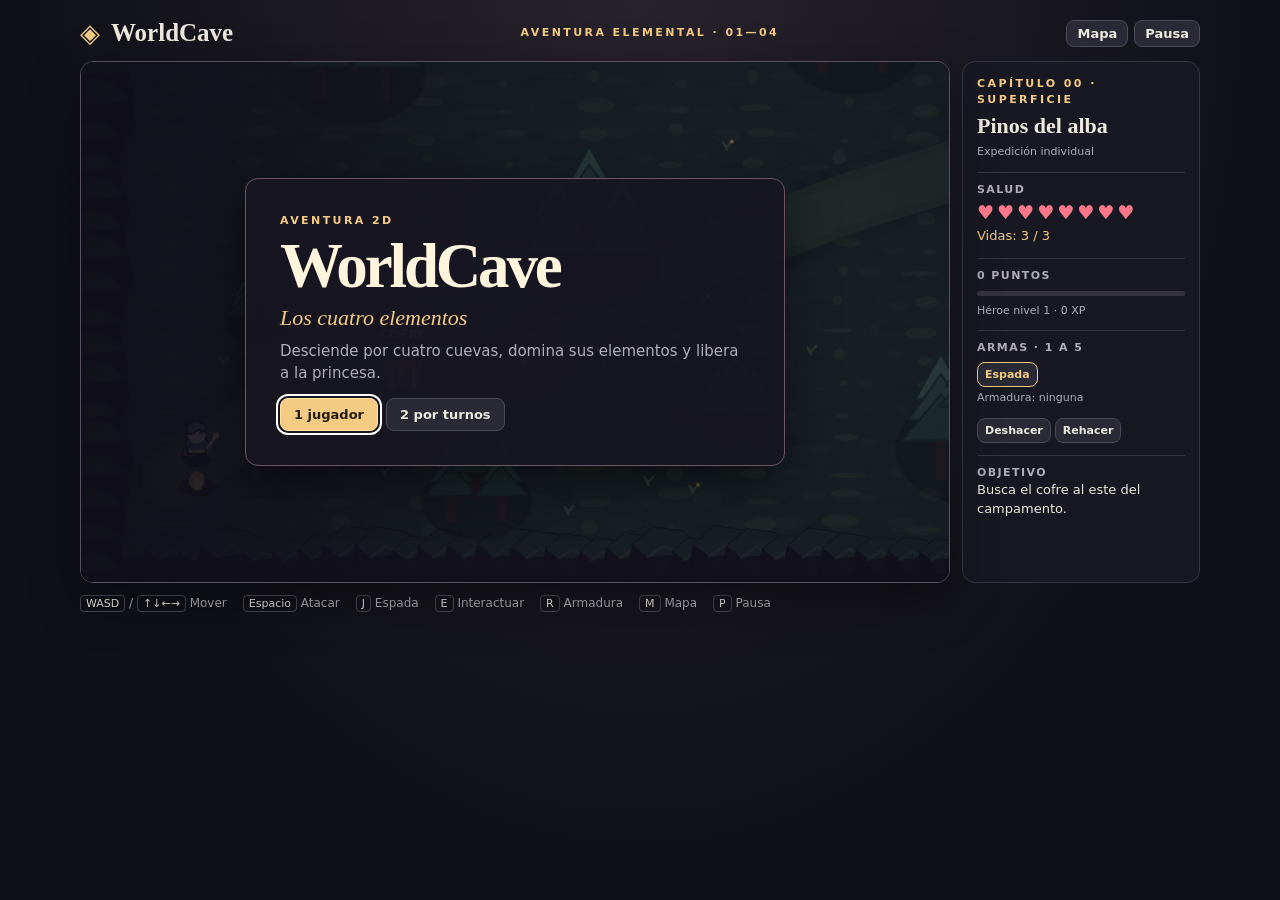
<file: index.html>
<!doctype html>
<html lang="es">
<head>
<meta charset="utf-8">
<meta name="viewport" content="width=device-width, initial-scale=1">
<title>WorldCave — Los cuatro elementos</title>
<link rel="stylesheet" href="styles.css">
</head>
<body><main>
<header><div class="brand"><span class="sigil">◈</span> WorldCave</div><span class="tag">Aventura elemental · 01—04</span><div class="tools"><button id="map" aria-label="Mostrar u ocultar minimapa">Mapa</button><button id="pause">Pausa</button></div></header>
<div class="board">
<div class="stage"><canvas id="game" width="900" height="540" aria-label="Mapa del juego WorldCave"></canvas><div class="overlay" id="overlay"><div class="dialog" id="dialog"></div></div></div>
<aside>
<div><div class="eyebrow" id="area"></div><h2 id="name"></h2><div class="trail" id="player"></div></div>
<div class="stat"><div class="label">Salud</div><div class="hearts" id="hearts"></div><div class="life" id="lives"></div></div>
<div class="stat"><div class="label" id="score"></div><div class="xp"><i id="xp"></i></div><div class="trail" id="rank"></div></div>
<div class="stat"><div class="label">Armas · 1 a 5</div><div class="inventory" id="weapons"></div><div class="trail" id="armor"></div><div class="inventory" id="armorList"></div><div class="inventory"><button id="undo" title="Deshacer equipamiento (Z)">Deshacer</button><button id="redo" title="Rehacer equipamiento (Y)">Rehacer</button></div></div>
<div class="stat"><div class="label">Objetivo</div><p class="mission" id="mission"></p><div class="trail" id="hint"></div></div>
</aside></div>
<div class="touch"><div><button data-key="arrowleft" aria-label="Izquierda">◀</button><button data-key="arrowup" aria-label="Arriba">▲</button><button data-key="arrowdown" aria-label="Abajo">▼</button><button data-key="arrowright" aria-label="Derecha">▶</button></div><div><button data-key=" ">Atacar</button><button data-key="e">Usar</button></div></div>
<div class="foot"><span><kbd>WASD</kbd> / <kbd>↑↓←→</kbd> Mover</span><span><kbd>Espacio</kbd> Atacar</span><span><kbd>J</kbd> Espada</span><span><kbd>E</kbd> Interactuar</span><span><kbd>R</kbd> Armadura</span><span><kbd>M</kbd> Mapa</span><span><kbd>P</kbd> Pausa</span></div>
</main>
<script src="estructuras/cola-prioridad.js"></script>
<script src="estructuras/pila.js"></script>
<script src="estructuras/matriz-dispersa.js"></script>
<script src="estructuras/grafo-adyacencia.js"></script>
<script src="estructuras/contador-puntaje.js"></script>
<script src="estructuras/arreglo-inventario.js"></script>
<script src="estructuras/arreglo-fijo.js"></script>
<script src="estructuras/arreglo-enemigos.js"></script>
<script src="dominio/juego.js"></script>
<script src="interfaz.js"></script></body></html>
</file>
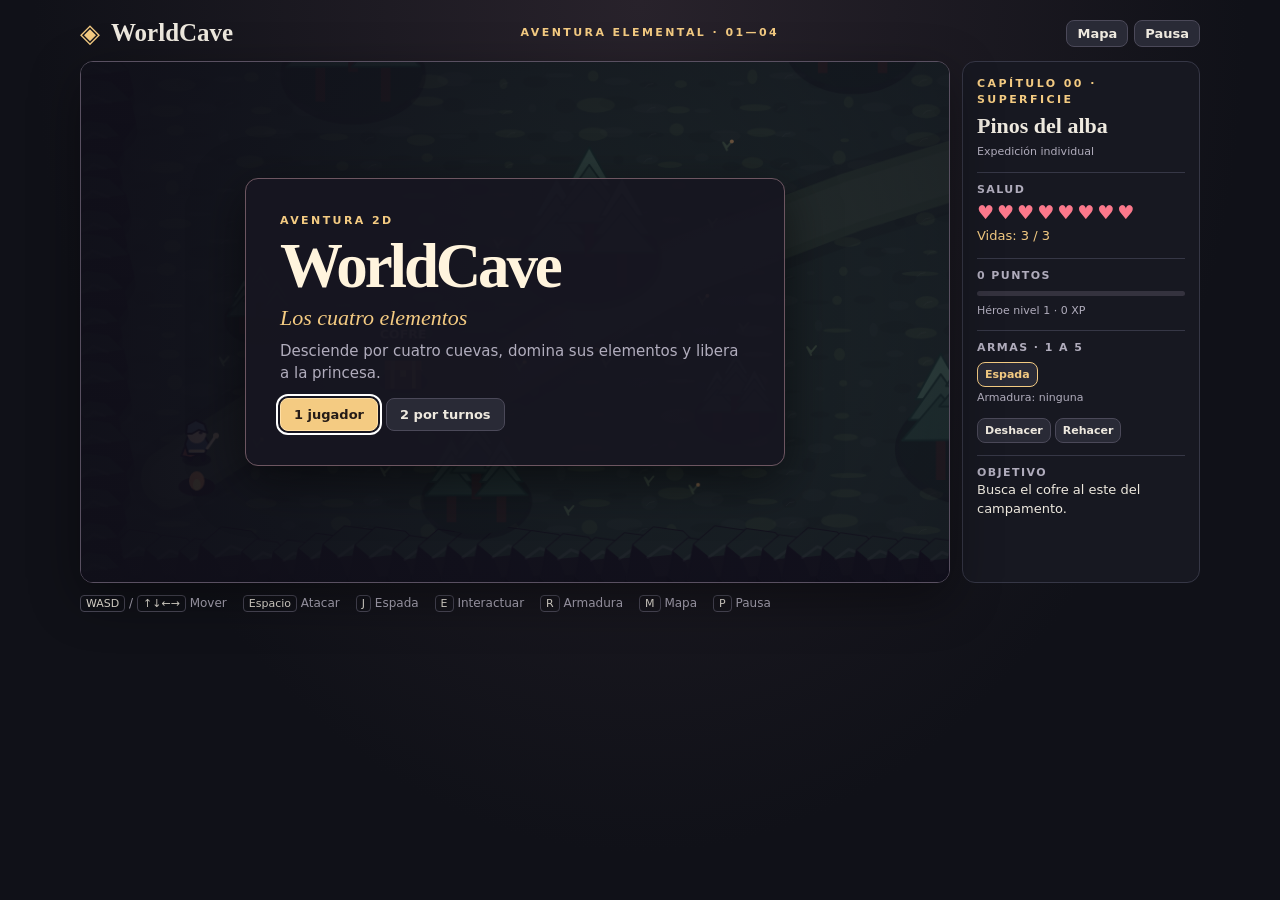
<file: Tematica_A-codespace-orange-spoon-77r4jg976xqj2rp76/Tematica_A/Main.html>
<!doctype html>
<html lang="es">
<head>
<meta charset="utf-8">
<meta name="viewport" content="width=device-width, initial-scale=1">
<title>WorldCave — Los cuatro elementos</title>
<style>
:root{color-scheme:dark;--ink:#111219;--panel:#191b24;--gold:#f4cb82;--text:#eee9df;--muted:#b1adbd;--line:#363746}
*{box-sizing:border-box}body{margin:0;background:radial-gradient(ellipse at top,#28222b,#101118 67%);color:var(--text);font:15px/1.45 system-ui,sans-serif;min-height:100vh}
main{width:min(1120px,96vw);margin:0 auto;padding:18px 0 22px}header{display:flex;justify-content:space-between;align-items:center;gap:12px;margin-bottom:13px}
.brand{display:flex;align-items:center;gap:11px;font:700 25px Georgia,serif}.sigil{color:var(--gold);font:26px system-ui}.tag,.eyebrow{color:var(--gold);font-size:11px;letter-spacing:.22em;font-weight:800;text-transform:uppercase}
button{background:#292a36;color:var(--text);border:1px solid #4b4959;border-radius:8px;padding:8px 13px;cursor:pointer;font:700 13px system-ui;touch-action:manipulation}
button:hover{background:#3a3947}button:focus-visible{outline:2px solid #fff;outline-offset:2px}button.primary{background:var(--gold);color:#241b17;border-color:#ffe0a7}button.primary:hover{background:#ffe1a8}button:disabled{opacity:.48;cursor:default}
.board{display:grid;grid-template-columns:minmax(0,1fr) 238px;gap:12px}.stage{position:relative;overflow:hidden;border:1px solid #595061;border-radius:13px;background:#171520;aspect-ratio: 5/3;box-shadow:0 16px 50px #0006}canvas{display:block;width:100%;height:100%}
.overlay{position:absolute;inset:0;display:grid;place-items:center;background:linear-gradient(90deg,#100f19ed,#13111c70);overflow:auto;padding:12px}.overlay[hidden]{display:none}.dialog{width:min(540px,94%);padding:clamp(12px,3vw,34px);background:#171520e8;border:1px solid #6d5661;border-radius:13px;box-shadow:0 15px 50px #0008}
h1,h2,p{margin:0}h1{font:700 clamp(28px,5.5vw,63px)/.98 Georgia,serif;letter-spacing:-.05em;margin:7px 0;color:#fff4dd}h2{font:700 22px Georgia,serif;margin:5px 0}p{color:var(--muted)}.subtitle{color:var(--gold);font:italic clamp(14px,2.5vw,22px) Georgia,serif;margin-bottom:10px}.actions{display:flex;gap:8px;flex-wrap:wrap;margin-top:13px}
aside{border:1px solid var(--line);border-radius:13px;background:#171821;padding:14px;display:flex;flex-direction:column;gap:12px}.stat{border-top:1px solid var(--line);padding-top:9px}.label{color:var(--muted);font-size:11px;letter-spacing:.13em;text-transform:uppercase;font-weight:750}.hearts{display:flex;gap:3px;margin:5px 0;color:#fb788b;font-size:19px}.heart{position:relative;color:#4c3948;line-height:1}.heart i{font-style:normal;position:absolute;inset:0 auto 0 0;overflow:hidden;color:#fb788b}.life{color:var(--gold);font-size:13px}.xp{height:5px;background:#34323e;border-radius:9px;margin:7px 0;overflow:hidden}.xp i{display:block;height:100%;background:#edbb70}
.inventory{display:flex;gap:4px;flex-wrap:wrap;margin-top:6px}.inventory button{padding:5px 7px;font-size:11px}.inventory button.on{border-color:var(--gold);color:var(--gold)}.tip{font-size:12px}.mission{font-size:13px;color:var(--text);min-height:36px}.trail{color:var(--muted);font-size:11px;margin-top:3px}.foot{display:flex;gap:10px 16px;flex-wrap:wrap;align-items:center;margin-top:12px;color:var(--muted);font-size:12px}kbd{border:1px solid #4a4857;border-radius:4px;padding:1px 5px;color:var(--text);font:11px system-ui}.touch{display:none}.tools{display:flex;gap:6px}.tools button{padding:5px 10px}
@media(max-width:840px){.board{grid-template-columns:1fr}aside{display:grid;grid-template-columns:1fr 1fr}.tag{display:none}}
@media(pointer:coarse){.touch{display:flex;justify-content:space-between;gap:6px;margin-top:9px;touch-action:none}.touch div{display:flex;gap:5px}.touch button{min-height:41px;padding:7px 10px;touch-action:none}}
@media(max-width:480px){main{padding-top:8px}aside{padding:10px;gap:7px}.dialog{padding:9px 12px}.dialog p{font-size:12px}.dialog .actions{margin-top:6px}.dialog button{padding:6px 9px}.subtitle{margin-bottom:4px}}

</style>
</head>
<body><main>
<header><div class="brand"><span class="sigil">◈</span> WorldCave</div><span class="tag">Aventura elemental · 01—04</span><div class="tools"><button id="map" aria-label="Mostrar u ocultar minimapa">Mapa</button><button id="pause">Pausa</button></div></header>
<div class="board">
<div class="stage"><canvas id="game" width="900" height="540" aria-label="Mapa del juego WorldCave"></canvas><div class="overlay" id="overlay"><div class="dialog" id="dialog"></div></div></div>
<aside>
<div><div class="eyebrow" id="area"></div><h2 id="name"></h2><div class="trail" id="player"></div></div>
<div class="stat"><div class="label">Salud</div><div class="hearts" id="hearts"></div><div class="life" id="lives"></div></div>
<div class="stat"><div class="label" id="score"></div><div class="xp"><i id="xp"></i></div><div class="trail" id="rank"></div></div>
<div class="stat"><div class="label">Armas · 1 a 5</div><div class="inventory" id="weapons"></div><div class="trail" id="armor"></div><div class="inventory" id="armorList"></div><div class="inventory"><button id="undo" title="Deshacer equipamiento (Z)">Deshacer</button><button id="redo" title="Rehacer equipamiento (Y)">Rehacer</button></div></div>
<div class="stat"><div class="label">Objetivo</div><p class="mission" id="mission"></p><div class="trail" id="hint"></div></div>
</aside></div>
<div class="touch"><div><button data-key="arrowleft" aria-label="Izquierda">◀</button><button data-key="arrowup" aria-label="Arriba">▲</button><button data-key="arrowdown" aria-label="Abajo">▼</button><button data-key="arrowright" aria-label="Derecha">▶</button></div><div><button data-key=" ">Atacar</button><button data-key="e">Usar</button></div></div>
<div class="foot"><span><kbd>WASD</kbd> / <kbd>↑↓←→</kbd> Mover</span><span><kbd>Espacio</kbd> Atacar</span><span><kbd>J</kbd> Espada</span><span><kbd>E</kbd> Interactuar</span><span><kbd>R</kbd> Armadura</span><span><kbd>M</kbd> Mapa</span><span><kbd>P</kbd> Pausa</span></div>
</main>
<script>
/*# WorldCave — Los cuatro elementos

Abre index.html en el navegador. No necesitas conexión ni instalación.

- Juega solo o con otra persona por turnos en el mismo dispositivo.
- Muévete con WASD o las flechas. Pulsa E para interactuar y Espacio para atacar.
- Usa 1–5 para elegir arma, R para cambiar armadura, M para el mapa y P para pausar.
- Explora la superficie, abre el cofre y derrota a los cuatro guardianes. El último deja la llave para rescatar a la princesa.

## 5. Criterios de aceptación

Ejecuta `node --test tests/criterios.test.cjs tests/estructuras.test.cjs` desde la carpeta del juego. Las pruebas usan el mismo JavaScript que ejecuta el navegador.

| ID | Criterio | Verificable mediante |
|---|---|---|
| CA-01 | Derrotar a un enemigo menor suma puntos | test_derrotar_enemigo_suma_puntos |
| CA-02 | Derrotar al guardián elemental desbloquea el descenso | test_derrotar_jefe_siguiente_nivel |
| CA-03 | Intentar avanzar con el nivel bloqueado produce un error controlado | test_nivel_bloqueado_lanza_error |
| CA-04 | La experiencia de combate aumenta el nivel del héroe | test_acumular_experiencia_sube_nivel |
| CA-05 | Equipar un arma o armadura modifica el ataque o la protección elemental | test_equipar_armadura_elemental_actualiza_stats |
| CA-06 | Agotar las tres vidas termina el turno o la partida | test_game_over |
| CA-07 | La llave del cuarto jefe abre la jaula y completa la aventura | test_completa_juego_al_rescatar_princesa |
| CA-08 | El menú ofrece uno o dos jugadores con tres vidas cada uno | test_elegir_modo_y_asignar_vidas |
| CA-09 | El Jugador 2 comienza cuando el primero agota sus vidas o rescata a la princesa | test_cambiar_turno |

## Estructuras de datos

| Capacidad del dominio | Estructura elegida | Por qué esta | Alternativa descartada y motivo | Complejidad clave |
|---|---|---|---|---|
| Eventos del juego | Cola de prioridad / montículo | Ejecuta ataques según su hora y conserva el orden de llegada en los empates | FIFO no ordena fechas distintas | O(log N) por inserción o extracción |
| Puntajes del jugador | Contador numérico por jugador | Actualiza el total directamente | AVL serviría para un ranking ordenado | O(1) |
| Ruta de enemigos | Grafo (lista de adyacencia) | A* busca la ruta de menor costo y penaliza los pasos muy cercanos a obstáculos | Matriz de adyacencia necesita O(V²) de espacio | O(E log V) por búsqueda |
| Representación del mapa | Matriz dispersa | Usa Map como soporte para guardar solo las celdas con obstáculos cercanos | Matriz densa reservaría espacio para todas las celdas | Acceso a la celda O(1) esperado, más sus candidatos |
| Inventario del jugador | Arreglo / arreglo dinámico | Permiten acceder por índice y añadir equipo al final | Lista enlazada requiere recorrer nodos para acceder por índice | O(1) por índice; O(N) para comprobar pertenencia |
| Turnos locales y vidas | Arreglo fijo | Guarda la partida de cada jugador y accede a ella por índice | Lista circular volvería al primer jugador | O(1) |
| Acciones de los enemigos | Arreglo / arreglo dinámico | El ciclo revisa el estado de cada enemigo y decide si debe moverse o preparar un ataque | Lista circular modelaría turnos | O(N) para recorrerlos, más las búsquedas y eventos |
| Deshacer y rehacer | Pila | Dos pilas LIFO revierten o restauran el último cambio manual de equipamiento | Lista doble exige mantener un cursor | O(1) amortizado por operación de pila |

Usa **Z** y **Y**, o los botones del inventario, para deshacer y rehacer cambios manuales de equipo. El historial se reinicia al cargar una zona, reintentar o recibir equipo automático. Estas acciones no restauran vida ni revierten el combate.

## Plan técnico y dificultad

La superficie es el punto de partida. El arreglo fijo niveles contiene solo las cuatro cuevas, con índices del 0 al 3. Los enemigos menores suman puntos y experiencia. Derrotar al jefe abre el descenso y el cuarto jefe deja la llave de la jaula.

| Cueva | Enemigos menores | Salud del jefe | Proyectiles por ataque del jefe |
|---|---:|---:|---:|
| Fuego | 4 | 109 | 3 |
| Agua | 5 | 140 | 4 |
| Tierra | 6 | 176 | 5 |
| Viento | 7 | 219 | 6 |

En cada descenso también aumentan la salud y la velocidad de los enemigos menores, los proyectiles viajan más rápido y el tiempo para esquivarlos se reduce. El código usa el plan técnico de plan.md y las ocho estructuras de estructura.md.

## Carpeta estructuras/

Cada archivo contiene la implementación que usa el juego. Abre index.html después de extraer todos los archivos del ZIP.

- cola-prioridad.js — montículo para eventos y búsqueda de rutas.
- contador-puntaje.js — suma de puntos del jugador.
- grafo-adyacencia.js — búsqueda de rutas por los vecinos transitables.
- matriz-dispersa.js — celdas del mapa con obstáculos.
- arreglo-inventario.js — armas y armaduras.
- arreglo-fijo.js — jugadores y niveles.
- arreglo-enemigos.js — enemigos de cada cueva.
- pila.js — deshacer y rehacer cambios de equipo.

## Organización del proyecto

- dominio/juego.js contiene las reglas de niveles, combate, vidas, turnos, inventario y rescate.
- estructuras/ contiene los ocho módulos reutilizados por el dominio.
- interfaz.js dibuja el juego en Canvas y conecta los controles y menús.
- tests/criterios.test.cjs verifica CA-01 a CA-09 y la dificultad creciente.
- tests/estructuras.test.cjs verifica estructuras durante la partida.
- tests/entorno.cjs prepara el navegador simulado compartido por las pruebas. Cumple el papel de conftest.py en la referencia, adaptado a JavaScript.

## Mediciones de A estrella

Ejecuta node tests/mediciones-astar.cjs. El programa compara A* con distancia Manhattan y Dijkstra con heurística cero. Mide el tiempo medio de 300 búsquedas por algoritmo, sin incluir el dibujo ni la construcción del mapa. Reporta coordenadas, costo, pasos y nodos visitados en las cuatro cuevas.


*/
'use strict';

class ColaPrioridad {
 constructor(){this.heap=[];this.sequence=0}
 static before(a,b){return a.at<b.at||(a.at===b.at&&a.order<b.order)}
 add(at,run){
  const event={at,run,order:this.sequence++},h=this.heap;
  let i=h.length;h.push(event);
  while(i>0){
   const parent=(i-1)>>1;
   if(!ColaPrioridad.before(event,h[parent]))break;
   h[i]=h[parent];i=parent;
  }
  h[i]=event;
 }
 take(){
  const h=this.heap,first=h[0],last=h.pop();
  if(!h.length)return first;
  let i=0;
  while(i*2+1<h.length){
   let child=i*2+1;
   if(child+1<h.length&&ColaPrioridad.before(h[child+1],h[child]))child++;
   if(!ColaPrioridad.before(h[child],last))break;
   h[i]=h[child];i=child;
  }
  h[i]=last;return first;
 }
 runDue(now){while(this.heap.length&&this.heap[0].at<=now)this.take().run()}
}

'use strict';

class Pila {
 #elementos = [];
 push(valor) { this.#elementos.push(valor); }
 pop() { return this.#elementos.pop(); }
 clear() { this.#elementos.length = 0; }
}

'use strict';

class MatrizDispersa {
 #celdas = new Map();
 agregar(coordenada, valor) {
  if (!this.#celdas.has(coordenada)) this.#celdas.set(coordenada, []);
  this.#celdas.get(coordenada).push(valor);
 }
 has(coordenada) { return this.#celdas.has(coordenada); }
 get(coordenada) { return this.#celdas.get(coordenada); }
}

'use strict';

// Las aristas conectan vecinos ortogonales y cuestan al menos su distancia.
const distanciaManhattan=(a,b)=>Math.abs(a.x-b.x)+Math.abs(a.y-b.y);

function buscarRuta(start,goal,costoPaso,heuristica=distanciaManhattan){
 const frontier=new ColaPrioridad(),previous=new Map([[start,null]]);
 const costs=new Map([[start,0]]);
 let visitados=0;
 frontier.add(heuristica(start,goal),{node:start,cost:0});
 while(frontier.heap.length){
  const {node,cost}=frontier.take().run;
  if(cost!==costs.get(node))continue;
  visitados++;
  if(node===goal){
   const path=[];
   for(let step=goal;step;step=previous.get(step))path.push(step);
   return {ruta:path.reverse(),costo:cost,visitados};
  }
  for(const neighbor of node.neighbors){
   const nextCost=cost+costoPaso(node,neighbor);
   if(nextCost>=(costs.get(neighbor)??Infinity))continue;
   costs.set(neighbor,nextCost);
   previous.set(neighbor,node);
   frontier.add(nextCost+heuristica(neighbor,goal),{node:neighbor,cost:nextCost});
  }
 }
 return {ruta:[],costo:Infinity,visitados};
}

function rutaMinima(origen,destino,costoPaso){
 return buscarRuta(origen,destino,costoPaso).ruta;
}

'use strict';

function sumarPuntos(actual, puntos) {
 return actual + puntos;
}

'use strict';

function crearInventario() {
 return {weapons:[0], armors:[]};
}
function agregarEquipo(arreglo, elemento) {
 if (!arreglo.includes(elemento)) arreglo.push(elemento);
}

'use strict';

function crearArregloFijo(longitud, crearElemento) {
 const arreglo = Array.from({length:longitud}, crearElemento);
 Object.defineProperty(arreglo, 'length', {writable:false});
 return Object.seal(arreglo);
}

'use strict';

function crearArregloEnemigos(posiciones, cantidad, crearEnemigo) {
 const enemigos = posiciones.slice(0,cantidad).map(([x,y],id)=>crearEnemigo(x,y,id,false));
 enemigos.push(crearEnemigo(1082,266,99,true));
 return enemigos;
}

'use strict';
const W=900,H=540,MW=1260,MH=760;
const clamp=(v,a,b)=>Math.max(a,Math.min(b,v)),dist=(a,b)=>Math.hypot(a.x-b.x,a.y-b.y);
const ELEM=['Espada','Fuego','Agua','Tierra','Viento'],COL=['#f5dfad','#ff714c','#61dcff','#aade72','#d4b1ff'],WEAK=[0,2,3,4,1];
const Z=[
 ['La superficie','Pinos del alba','#243a34','#344c3b','#81b897'],
 ['Fuego','Forja de ceniza','#311d25','#4b2b32','#ff734f'],
 ['Agua','Grutas del eco','#142d3d','#214456','#61d7f7'],
 ['Tierra','Raíces de cristal','#242d24','#354334','#b7dc80'],
 ['Viento','Santuario del cielo','#25243c','#3c3754','#cbb4ff']
];
const ROCKS=[
 [[282,205,72],[527,398,72],[800,180,66],[930,590,82],[410,655,55],[186,474,36],[679,572,41]],
 [[288,270,55],[531,483,64],[731,245,54],[933,594,57],[405,617,41],[980,112,40]],
 [[327,480,66],[496,208,57],[680,560,71],[797,119,38],[925,339,50],[216,260,40]],
 [[258,392,54],[494,546,60],[637,235,76],[799,585,48],[962,152,45],[1000,460,37]],
 [[313,205,67],[450,505,58],[624,360,57],[763,163,43],[825,605,68],[1008,548,45]]
];
const HAZ=[[],[[505,289,64,45],[809,527,77,50]],[[382,277,56,43],[716,380,75,53]],[[402,231,57,45],[799,418,63,48]],[[485,284,57,47],[886,397,61,51]]];
// plan.md: la superficie es independiente y las cuevas ocupan los índices 0–3.
// Cada fila aumenta la presión: más enemigos, más resistencia y ataques más rápidos.
const dificultad=[
 {minions:4,enemyHP:33,bossHP:109,speed:52,shotSpeed:173,wind:.56,recovery:1.49,spread:[-.24,0,.24]},
 {minions:5,enemyHP:43,bossHP:140,speed:63,shotSpeed:208,wind:.47,recovery:1.30,spread:[-.34,-.11,.11,.34]},
 {minions:6,enemyHP:55,bossHP:176,speed:75,shotSpeed:244,wind:.39,recovery:1.11,spread:[-.44,-.22,0,.22,.44]},
 {minions:7,enemyHP:69,bossHP:219,speed:88,shotSpeed:282,wind:.32,recovery:.94,spread:[-.55,-.33,-.11,.11,.33,.55]}
];
const niveles=Object.freeze(crearArregloFijo(4,(_,index)=>Object.freeze({
 theme:Z[index+1], rocks:ROCKS[index+1], hazards:HAZ[index+1], difficulty:Object.freeze(dificultad[index])
})));
const superficie={theme:Z[0],rocks:ROCKS[0],hazards:HAZ[0]};
let nivelActual=-1;
const zonaActual=()=>nivelActual===-1?superficie:niveles[nivelActual];
const spawn={x:120,y:621},chest={x:334,y:544},door={x:1124,y:130},cage={x:1124,y:130};
const spots=[[387,398],[575,324],[786,452],[892,252],[538,122],[672,651],[945,452]];
const keys=new Set();let mode='menu',count=1,turn=0,results=[],p,level,enemies,shots,fx,seen,opened,drop,potion,potionAt,time=0,toast='',toastAt=0,mission='',near='',mapOn=true,cx=0,cy=0;
let seed=1;const rand=()=>((seed=(Math.imul(seed,1664525)+1013904223)>>>0)/4294967296);
const fresh=()=>({x:spawn.x,y:spawn.y,hp:16,lives:3,score:0,xp:0,...crearInventario(),weapon:0,armor:0,earned:new Set(),dir:{x:1,y:0},cd:0,inv:0,key:false});
// Turnos locales: el arreglo tiene exactamente una o dos posiciones por partida.
let players=[fresh()];
// Montículo mínimo: fecha de ejecución y orden de llegada para los empates.
let events;
// Pilas LIFO de cambios manuales de equipamiento. No rebobinan el combate.
let pilaDeshacer=new Pila(),pilaRehacer=new Pila();
function equip(slot,value){
 const items=slot==='weapon'?p.weapons:p.armors;
 if(!items.includes(value)||p[slot]===value)return;
 pilaDeshacer.push({slot,before:p[slot],after:value});
 pilaRehacer.clear();p[slot]=value;
}
function replayEquipment(redo){
 const from=redo?pilaRehacer:pilaDeshacer,to=redo?pilaDeshacer:pilaRehacer;
 const change=from.pop();
 if(!change){tell(redo?'No hay cambios para rehacer':'No hay cambios para deshacer');return}
 p[change.slot]=redo?change.after:change.before;
 to.push(change);
 tell((redo?'Rehecho: ':'Deshecho: ')+ELEM[p[change.slot]]);
}
const CELL=32, MAX_RADIUS=32;
let matrizDispersa, grafoAdyacencia;
const cellKey=(col,row)=>row*Math.ceil(MW/CELL)+col;
const positionKey=(x,y)=>cellKey(Math.floor(x/CELL),Math.floor(y/CELL));
// Matriz dispersa: solo se crean entradas en las celdas próximas a una roca.
function buildObstacleGrid(){
 matrizDispersa=new MatrizDispersa();
 for(const rock of zonaActual().rocks){
  const [x,y,r]=rock,reach=r+MAX_RADIUS;
  for(let row=Math.floor((y-reach)/CELL);row<=Math.floor((y+reach)/CELL);row++){
   for(let col=Math.max(0,Math.floor((x-reach)/CELL));col<=Math.min(Math.ceil(MW/CELL)-1,Math.floor((x+reach)/CELL));col++){
    const key=cellKey(col,row);
    matrizDispersa.agregar(key,rock);
   }
  }
 }
}
// Grafo disperso: cada nodo guarda solo sus vecinos transitables.
function buildRoutes(){
 grafoAdyacencia=new Map();
 for(let y=CELL/2;y<MH;y+=CELL){
  for(let x=CELL/2;x<MW;x+=CELL){
   if(!solid(x,y,20))grafoAdyacencia.set(positionKey(x,y),{x,y,neighbors:[]});
  }
 }
 for(const node of grafoAdyacencia.values()){
  for(const [dx,dy] of [[CELL,0],[-CELL,0],[0,CELL],[0,-CELL]]){
   const neighbor=grafoAdyacencia.get(positionKey(node.x+dx,node.y+dy));
   if(neighbor&&dist(node,neighbor)===CELL&&!solid(node.x+dx/2,node.y+dy/2,20))node.neighbors.push(neighbor);
  }
 }
}
function clearPath(from,to,radius){
 const steps=Math.max(1,Math.ceil(dist(from,to)/10));
 for(let i=1;i<=steps;i++){
  if(solid(from.x+(to.x-from.x)*i/steps,from.y+(to.y-from.y)*i/steps,radius))return false;
 }
 return true;
}
function nearbyNode(point,radius,reverse=false){
 const col=Math.floor(point.x/CELL),row=Math.floor(point.y/CELL);
 let closest=null,distance=Infinity;
 for(let y=row-2;y<=row+2;y++){
  for(let x=col-2;x<=col+2;x++){
   if(x<0||x>=Math.ceil(MW/CELL))continue;
   const node=grafoAdyacencia.get(cellKey(x,y));
   if(!node||dist(node,point)>=distance)continue;
   if(!(reverse?clearPath(node,point,radius):clearPath(point,node,radius)))continue;
   closest=node;distance=dist(node,point);
  }
 }
 return closest;
}
function findEnemyPath(enemy,target){
 const radius=enemy.r*.65;
 const start=nearbyNode(enemy,radius),goal=nearbyNode(target,radius,true);
 if(!start||!goal)return [];
 return rutaMinima(start,goal,costoRutaEnemiga);
}
const costoRutaEnemiga=(_,neighbor)=>CELL+(solid(neighbor.x,neighbor.y,30)?CELL*.5:0);

function pursue(enemy,dt){
 const radius=enemy.r*.65;
 let target=p;
 if(!clearPath(enemy,p,radius)){
  if(time>=(enemy.routeAt??0)){
   enemy.path=findEnemyPath(enemy,p);enemy.pathIndex=0;enemy.routeAt=time+.4;
  }
  while(enemy.path[enemy.pathIndex]&&dist(enemy,enemy.path[enemy.pathIndex])<3)enemy.pathIndex++;
  target=enemy.path[enemy.pathIndex]??p;
 }
 const distance=dist(enemy,target);
 if(!distance)return;
 const step=Math.min(distance,zonaActual().difficulty.speed*dt);
 move(enemy,(target.x-enemy.x)*step/distance,(target.y-enemy.y)*step/distance,radius);
}
function load(n){
 if(!Number.isInteger(n)||n<0||n>niveles.length)throw new RangeError('Zona inexistente');
 nivelActual=n-1;
 level=n;Object.assign(p,spawn,{dir:{x:1,y:0},key:false,cd:0,inv:0});opened=n>0;drop=null;potion=null;potionAt=time+8;shots=[];fx=[];seen=new Set();toast='';near='';
 enemies=n?crearArregloEnemigos(spots,zonaActual().difficulty.minions,foe):[];
 events=new ColaPrioridad();
 pilaDeshacer=new Pila();pilaRehacer=new Pila();
 buildObstacleGrid();buildRoutes();
 cx=0;cy=MH-H;discover();
}
function foe(x,y,id,boss){
 const difficulty=zonaActual().difficulty;
 const max=boss?difficulty.bossHP:difficulty.enemyHP;
 return{x,y,id,boss,max,hp:max,r:boss?30:15,cd:difficulty.recovery*.6+id%4*.32,wind:0,dir:1,flash:0};
}
function start(n){
 if(n!==1&&n!==2)throw new RangeError('Se requiere uno o dos jugadores');
 players=crearArregloFijo(n,fresh);
 count=players.length;turn=0;results=new Array(count);p=players[turn];load(0);show('play');
}
function tell(s){toast=s;toastAt=time+3.3}
function menu(){count=1;turn=0;results=[];p=fresh();load(0);show('menu')}
function finish(win){results[turn]={win,score:p.score};show(count===2&&turn===0?'handoff':'end')}
function hit(){if(p.inv>0||mode!=='play')return;p.hp--;p.inv=.72;sparks(p.x,p.y,'#ff7891',10);if(!p.hp){p.lives--;if(p.lives)show('retry');else finish(false)}}
const bossAlive=()=>enemies.some(e=>e.boss&&e.hp>0);
class NivelBloqueadoError extends Error {}
function enterNextLevel(){
 if(level===0&&!opened)throw new NivelBloqueadoError('Busca primero el cofre de la superficie');
 if(level>0&&bossAlive())throw new NivelBloqueadoError('Derrota al guardián de '+Z[level][0]);
 if(nivelActual+1>=niveles.length)throw new RangeError('No hay más cuevas');
 load(level+1);
}
function interact(){
 if(!level&&!opened&&dist(p,chest)<67){opened=true;agregarEquipo(p.weapons,2);agregarEquipo(p.armors,1);p.weapon=2;p.armor=1;pilaDeshacer=new Pila();pilaRehacer=new Pila();tell('Varita de Agua y armadura de Fuego equipadas');return}
 if(dist(p,door)>68)return;
 if(level<4){
  try{enterNextLevel()}catch(error){if(!(error instanceof NivelBloqueadoError))throw error;tell(error.message)}
  return;
 }
 if(bossAlive()){tell('Derrota al guardián de '+Z[level][0]);return}
 if(p.key)finish(true);else tell('Recoge la llave que dejó el guardián');
}
function award(e){
 const id=level+':'+e.id;
 if(!p.earned.has(id)){p.earned.add(id);p.score=sumarPuntos(p.score,e.boss?250:50);p.xp+=e.boss?100:30}
 if(!e.boss)return;
 agregarEquipo(p.weapons,level);
 const next=level%4+1;agregarEquipo(p.armors,next);
 if(level===4){drop={x:e.x,y:e.y};tell('¡Guardián vencido! Recoge la llave dorada')}
 else {p.armor=next;pilaDeshacer=new Pila();pilaRehacer=new Pila();tell('Arma de '+ELEM[level]+' obtenida · Descenso abierto')}
}
function damage(e,d){if(e.hp<=0)return;e.hp=Math.max(0,e.hp-d);e.flash=.12;sparks(e.x,e.y,COL[level],e.hp?5:17);if(!e.hp)award(e)}
const heroLevel=()=>1+Math.floor(p.xp/80);
const attackPower=el=>(el===0?19:el===WEAK[level]?24:13)+Math.floor(p.xp/160)*2;
const protectedFrom=element=>p.armor===element;
function attack(sword=false){
 if(!level||p.cd>0)return;
 const el=sword?0:p.weapon;
 p.cd=el?.36:.31;
 let target=null,best=el?300:77;
 for(const e of enemies){if(e.hp<=0)continue;const d=dist(p,e),facing=((e.x-p.x)*p.dir.x+(e.y-p.y)*p.dir.y)/(d||1);if(d<best&&(facing>-.23||d<45)){target=e;best=d}}
 const dx=target?target.x-p.x:p.dir.x,dy=target?target.y-p.y:p.dir.y,l=Math.hypot(dx,dy)||1;
 if(el){shots.push({x:p.x+dx/l*18,y:p.y+dy/l*18,vx:dx/l*480,vy:dy/l*480,life:.78,el,friendly:true,dmg:attackPower(el)})}
 else {fx.push({x:p.x,y:p.y,life:.16,max:.16,el:0,arc:Math.atan2(dy,dx)});if(target)damage(target,attackPower(el))}
}
function solid(x,y,r=12){
 if(x<50+r||x>MW-50-r||y<47+r||y>MH-47-r)return true;
 return (matrizDispersa.get(positionKey(x,y))??[]).some(([a,b,k])=>Math.hypot(x-a,y-b)<k+r);
}
function move(o,dx,dy,r){if(!solid(o.x+dx,o.y,r))o.x+=dx;if(!solid(o.x,o.y+dy,r))o.y+=dy}
function discover(){const x=Math.floor(p.x/70),y=Math.floor(p.y/70);seen.add(x+','+y)}
function sparks(x,y,color,n){for(let i=0;i<n;i++){let a=rand()*Math.PI*2,v=35+rand()*96,life=.2+rand()*.27;fx.push({x,y,vx:Math.cos(a)*v,vy:Math.sin(a)*v,life,max:life,color})}}
function spawnPotion(){
 for(let i=0;i<38;i++){let a=rand()*6.283,r=65+rand()*120,x=p.x+Math.cos(a)*r,y=p.y+Math.sin(a)*r;
 if(!solid(x,y,15)&&!zonaActual().hazards.some(([a,b,w,h])=>((x-a)/w)**2+((y-b)/h)**2<1.2)&&!enemies.some(e=>e.hp&&dist(e,{x,y})<100)){
  let clear=true;for(let j=1;j<6;j++)if(solid(p.x+(x-p.x)*j/6,p.y+(y-p.y)*j/6)){clear=false;break}
  if(clear){potion={x,y};tell('Una poción apareció cerca');return}
 }}
 potionAt=time+2;
}
function tick(dt){
 time+=dt;p.cd=Math.max(0,p.cd-dt);p.inv=Math.max(0,p.inv-dt);
 let x=+(keys.has('d')||keys.has('arrowright'))- +(keys.has('a')||keys.has('arrowleft')),
 y=+(keys.has('s')||keys.has('arrowdown'))- +(keys.has('w')||keys.has('arrowup'));
 if(x||y){let n=Math.hypot(x,y);p.dir={x:x/n,y:y/n};move(p,p.dir.x*220*dt,p.dir.y*220*dt,12);discover()}
 if(keys.has('j'))attack(true);else if(keys.has(' '))attack();
 events.runDue(time);
 for(const e of enemies){
  if(!e.hp)continue;let d=dist(p,e),a=Math.atan2(p.y-e.y,p.x-e.x);
  e.flash=Math.max(0,e.flash-dt);e.dir=p.x<e.x?-1:1;
  if(!e.wind&&d<(e.boss?440:250)){
   if(clearPath(e,p,0))e.cd-=dt;
   if(e.cd<=0&&clearPath(e,p,0))prepareEnemyAttack(e,a);
   else if(d>(e.boss?113:49)||!clearPath(e,p,e.r*.65))pursue(e,dt);
  }
  if(d<e.r+14)hit();if(mode!=='play')return;
 }
 for(const b of shots){
  b.x+=b.vx*dt;b.y+=b.vy*dt;b.life-=dt;
  if(b.life<=0||solid(b.x,b.y,0)){b.life=0;continue}
  if(b.friendly){const e=enemies.find(e=>e.hp>0&&dist(b,e)<e.r+8);if(e){damage(e,b.dmg);b.life=0}}
  else if(dist(b,p)<18){hit();b.life=0}
  if(mode!=='play')return;
 }
 shots=shots.filter(b=>b.life>0);
 if(!protectedFrom(level)&&zonaActual().hazards.some(([x,y,rx,ry])=>((p.x-x)/rx)**2+((p.y-y)/ry)**2<1))hit();
 if(mode!=='play')return;
 if(drop&&dist(p,drop)<27){drop=null;p.key=true;tell('Llave recogida · Abre la jaula con E')}
 if(level>1&&p.hp<16&&!potion&&time>=potionAt)spawnPotion();
 if(potion&&dist(p,potion)<28){p.hp=Math.min(16,p.hp+4);potion=null;potionAt=time+16+rand()*7;tell('Poción: +2 corazones')}
 for(const f of fx){f.life-=dt;f.x+=(f.vx||0)*dt;f.y+=(f.vy||0)*dt}fx=fx.filter(f=>f.life>0);
 cx+=(clamp(p.x-W/2,0,MW-W)-cx)*Math.min(1,dt*7);cy+=(clamp(p.y-H/2,0,MH-H)-cy)*Math.min(1,dt*7);
}
function prepareEnemyAttack(enemy,angle){
 const {wind,spread,shotSpeed,recovery}=zonaActual().difficulty;
 enemy.wind=wind;enemy.aim=angle;
 events.add(time+enemy.wind,()=>{
  enemy.wind=0;
  if(!enemy.hp)return;
  for(const offset of enemy.boss?spread:[0]){
   const direction=angle+offset;
   shots.push({x:enemy.x,y:enemy.y,vx:Math.cos(direction)*shotSpeed,vy:Math.sin(direction)*shotSpeed,life:2.7,el:level});
  }
  enemy.cd=recovery+(enemy.boss?0:.47);
 });
}
function input(k){
 if(k==='p'){if(mode==='play')show('pause');else if(mode==='pause')show('play');return}
 if(k==='m'){mapOn=!mapOn;return}
 if(mode!=='play')return;
 if(k==='e')interact();
 if(k==='r'&&p.armors.length)equip('armor',p.armors[(p.armors.indexOf(p.armor)+1)%p.armors.length]);
 if(/^[1-5]$/.test(k))equip('weapon',+k-1);
 if(k==='z'||k==='y')replayEquipment(k==='y');
}


'use strict';
const $=id=>document.getElementById(id),cv=$('game');
let c=cv.getContext('2d');
function show(s){
 mode=s;keys.clear();$('overlay').hidden=s==='play';
 const entries={
 menu:['Aventura 2D','WorldCave','Los cuatro elementos','Desciende por cuatro cuevas, domina sus elementos y libera a la princesa.',[['1 jugador',()=>start(1)],['2 por turnos',()=>start(2)]]],
 pause:['Expedición en pausa','Pausa','','Agua vence a Fuego, Tierra a Agua, Viento a Tierra y Fuego a Viento.',[['Continuar',()=>show('play')],['Volver al menú',menu]]],
 retry:['Punto de control','Has caído','','Te quedan '+p.lives+' '+(p.lives===1?'vida':'vidas')+'. Reintenta esta zona con ocho corazones.',[['Reintentar',()=>{p.hp=16;load(level);show('play')}]]],
 handoff:['Fin del primer turno','Jugador 2','','Jugador 1: '+(results[0]?.score??0)+' puntos. Ahora empieza tu aventura desde la superficie.',[['Iniciar turno',()=>{turn=1;p=players[turn];load(0);show('play')}]]],
 end:[count===2?'Resultados finales':'Fin de la aventura',results.some(r=>r.win)?'¡Princesa rescatada!':'Expedición terminada','',results.map((r,i)=>'Jugador '+(i+1)+': '+r.score+' puntos · '+(r.win?'rescate completado':'sin vidas')).join('\n'),[['Volver al menú',menu]]]
 };
 if(s!=='play'){
  const [label,title,sub,body,actions]=entries[s],d=$('dialog');
  d.innerHTML='<div class="eyebrow"></div><h1></h1><div class="subtitle"></div><p style="white-space:pre-line"></p><div class="actions"></div>';
  [label,title,sub,body].forEach((v,i)=>d.children[i].textContent=v);
  actions.forEach(([name,fn],i)=>{const b=document.createElement('button');b.textContent=name;if(!i)b.className='primary';b.onclick=fn;d.lastChild.append(b)});
  d.lastChild.firstChild.focus({preventScroll:true});
 }else document.activeElement?.blur();
 hud();
}
const bound=['w','a','s','d','arrowup','arrowleft','arrowdown','arrowright',' ','j','e','r','m','p','z','y','1','2','3','4','5'];
window.addEventListener('keydown',e=>{const k=e.key.toLowerCase();if(!bound.includes(k)||(!['play','pause'].includes(mode)))return;e.preventDefault();keys.add(k);if(!e.repeat)input(k)});
window.addEventListener('keyup',e=>keys.delete(e.key.toLowerCase()));window.addEventListener('blur',()=>{keys.clear();if(mode==='play')show('pause')});
document.querySelectorAll('[data-key]').forEach(b=>{const k=b.dataset.key;b.onpointerdown=e=>{e.preventDefault();b.setPointerCapture(e.pointerId);if(mode==='play'){keys.add(k);input(k)}};b.onpointerup=b.onpointercancel=b.onlostpointercapture=()=>keys.delete(k)});
$('map').onclick=()=>input('m');$('pause').onclick=()=>input('p');
$('undo').onclick=()=>input('z');$('redo').onclick=()=>input('y');
function hud(){
 $('area').textContent=level?'Cueva 0'+level+' · '+Z[level][0]:'Capítulo 00 · Superficie';$('name').textContent=Z[level][1];
 $('player').textContent=count===2?'Jugador '+(turn+1)+' de 2':'Expedición individual';
 $('hearts').setAttribute('aria-label',p.hp/2+' de 8 corazones');
 $('hearts').innerHTML=Array.from({length:8},(_,i)=>'<span class="heart" aria-hidden="true">♥<i style="width:'+clamp((p.hp-i*2)*50,0,100)+'%">♥</i></span>').join('');
 $('lives').textContent='Vidas: '+p.lives+' / 3';$('score').textContent=p.score+' puntos';$('rank').textContent='Héroe nivel '+heroLevel()+' · '+p.xp+' XP';$('xp').style.width=(p.xp%80/80*100)+'%';
 $('armor').textContent='Armadura: '+(p.armor?ELEM[p.armor]:'ninguna')+(p.key?' · Llave obtenida':'');
 const stamp=p.weapons.join()+':'+p.weapon+'|'+p.armors.join()+':'+p.armor;
 if($('weapons').dataset.stamp!==stamp){
  $('weapons').dataset.stamp=stamp;
  for(const [id,list,equipped,kind] of [['weapons',p.weapons,p.weapon,'weapon'],['armorList',p.armors,p.armor,'armor']]){
   const box=$(id);box.replaceChildren();[...list].sort().forEach(el=>{const b=document.createElement('button');b.textContent=ELEM[el];b.className=el===equipped?'on':'';b.setAttribute('aria-pressed',el===equipped);b.onclick=()=>{if(mode==='play')equip(kind,el)};box.append(b)});
  }
 }
 mission=!level?(!opened?'Busca el cofre al este del campamento.':'Ve a la entrada de la cueva, al noreste.'):bossAlive()?'Derrota al guardián de '+Z[level][0]+'.':level<4?'Entra por el portal del noreste.':p.key?'Abre la jaula al noreste.':'Recoge la llave dorada.';
 near=!level&&!opened&&dist(p,chest)<67?'E · Abrir cofre':dist(p,door)<68?'E · '+(!level?'Entrar a la cueva':level===4?'Abrir jaula':'Descender'):'';
 $('mission').textContent=mission;$('hint').textContent=(time<toastAt&&toast?toast:near)||(level&&bossAlive()?'Debilidad: '+ELEM[WEAK[level]]:'');
}
function ellipse(x,y,rx,ry,color){c.fillStyle=color;c.beginPath();c.ellipse(x,y,rx,ry,0,0,7);c.fill()}
function line(points,color,w=2){c.strokeStyle=color;c.lineWidth=w;c.lineJoin='round';c.lineCap='round';c.beginPath();points.forEach(([x,y],i)=>i?c.lineTo(x,y):c.moveTo(x,y));c.stroke()}
function poly(points,color,stroke){c.fillStyle=color;c.beginPath();points.forEach(([x,y],i)=>i?c.lineTo(x,y):c.moveTo(x,y));c.closePath();c.fill();if(stroke){c.strokeStyle=stroke;c.lineWidth=2;c.stroke()}}
function label(s,x,y,color='#fff1d5',size=13){c.font='bold '+size+'px system-ui';c.textAlign='center';c.fillStyle='#12111c';c.fillText(s,x+1,y+2);c.fillStyle=color;c.fillText(s,x,y)}
const terrain=document.createElement('canvas');terrain.width=MW;terrain.height=MH;let rendered=-1;
function paintTerrain(){
 const z=zonaActual().theme;c.fillStyle=z[2];c.fillRect(0,0,MW,MH);
 const hash=i=>{const a=Math.sin(i*127.1+level*311.7)*43758.5453;return a-Math.floor(a)};
 for(let j=0;j<28;j++)for(let i=0;i<45;i++){
  let k=j*45+i,x=i*29+hash(k)*13,y=j*29+hash(k+70)*12;
  ellipse(x,y,4+hash(k+9)*16,2+hash(k+10)*6,k%3===0?z[3]:k%2?'#ffffff08':'#00000012');
  if(k%5===0)line([[x-3,y+3],[x,y],[x+5,y-1]],'#ffffff14',1);
 }
 const path=[[93,652],[255,546],[435,544],[630,429],[800,365],[1010,300],[1140,150]];
 line(path,'#08081026',84);line(path,z[3],62);line(path,'#ffffff09',44);
 for(let x=0;x<=MW;x+=32)for(const y of [15,MH-15])rock(x,y,26+hash(x+y)*18,true);
 for(let y=20;y<MH;y+=32)for(const x of [16,MW-16])rock(x,y,24+hash(x+y)*17,true);
 for(const [x,y,r] of zonaActual().rocks)rock(x,y,r,false);
 for(let i=0;i<44;i++){
  let x=65+hash(i+2400)*(MW-130),y=63+hash(i+900)*(MH-126);
  if(solid(x,y,15)||zonaActual().hazards.some(([a,b,rx,ry])=>Math.hypot((x-a)/rx,(y-b)/ry)<1.3))continue;
  if(level===0){line([[x,y+3],[x-4,y-5],[x,y],[x+5,y-6]],'#8bb47d88',2);if(i%3===0)ellipse(x+5,y-6,2,2,'#ffc479')}
  else{line([[x-7,y+5],[x,y],[x+9,y+3]],z[3],3);if(i%3===0)ellipse(x,y,2,2,z[4])}
 }
}
function rock(x,y,r,edge){
 const z=Z[level];ellipse(x,y+r*.39,r*1.05,r*.72,'#08081259');
 const p=[[x-r,y+r*.28],[x-r*.84,y-r*.55],[x-r*.34,y-r*.98],[x+r*.38,y-r*.88],[x+r*.86,y-r*.41],[x+r,y+r*.19],[x+r*.61,y+r*.75],[x-r*.38,y+r*.82]];
 if(level===0&&!edge){
  ellipse(x,y+r*.35,r,r*.66,'#182b27');for(let i=0;i<3;i++){const dx=(i-1)*r*.47,dy=i===1?-r*.28:r*.15;
   c.fillStyle='#372b27';c.fillRect(x+dx-5,y+dy,10,r*.63);
   for(let j=0;j<3;j++){let t=y+dy-r*.72+j*r*.26;poly([[x+dx,t-r*.25],[x+dx-r*(.32+j*.085),t+r*.33],[x+dx+r*(.32+j*.085),t+r*.32]],['#51806a','#3e6958','#305a4b'][j],'#1b4036')}
  }return;
 }
 poly(p,edge?'#171722':z[3],'#161622');poly([p[1],p[2],p[3],p[4],[x+r*.36,y-r*.34],[x-r*.48,y-r*.25]],edge?z[2]:z[3]);
 poly([p[0],p[1],[x-r*.48,y-r*.25],[x-r*.28,y+r*.23],p[7]],'#0908174d');
 poly([p[5],p[6],p[7],[x-r*.28,y+r*.23],[x+r*.36,y+r*.17]],'#09081763');
 line([[x-r*.48,y-r*.25],[x-r*.11,y-r*.52],[x+r*.36,y-r*.34]],'#ffffff19',3);
 if(!edge)for(let i=0;i<3;i++){let a=x+(i-1)*r*.2,b=y-r*.18+i*r*.07;poly([[a-6,b+8],[a-4,b-8-i*2],[a+1,b-15-i*2],[a+7,b-2],[a+5,b+8]],z[4]+'a0');line([[a,b-8],[a,b+4]],'#ffffff87',1)}
}
// El escenario estático se guarda en una segunda capa; solo se redibuja al cambiar de zona.
function cacheTerrain(){
 if(rendered===level)return;
 const screen=c;c=terrain.getContext('2d');paintTerrain();c=screen;rendered=level;
}
function hazard(x,y,rx,ry){
 const tint=COL[level];ellipse(x,y,rx+6,ry+5,'#100e1c86');ellipse(x,y,rx,ry,tint+'78');ellipse(x,y,rx*.88,ry*.85,tint+'25');
 for(let i=0;i<6;i++){const a=i*1.07+time*.65;let px=x+Math.cos(a)*rx*.67,py=y+Math.sin(a*1.7)*ry*.58;line([[px-10,py+2],[px,py],[px+12,py-2]],tint+'b0',level===1?3:2)}
}
function gate(){
 const {x,y}=door,locked=level&&bossAlive();
 if(level===4){
  ellipse(x,y+19,41,23,'#120e21aa');
  actor({x,y:y+1,dir:-1},false,'#ff98c5',false,1);
  c.strokeStyle=locked?'#c5b4d5':'#f3cb86';c.lineWidth=4;c.beginPath();c.moveTo(x-29,y+20);c.lineTo(x-29,y-21);c.quadraticCurveTo(x,y-61,x+29,y-21);c.lineTo(x+29,y+20);c.closePath();c.stroke();
  for(let i=-20;i<=20;i+=10)line([[x+i,y-33+Math.abs(i)*.35],[x+i,y+19]],'#d6b4dc',2);
  label('JAULA',x,y-52);return;
 }
 ellipse(x,y+17,51,23,'#100e19ab');
 for(let i=5;i>=0;i--){let w=34+i*3,h=48+i*2;c.beginPath();c.moveTo(x-w,y+19);c.lineTo(x-w,y-5);c.quadraticCurveTo(x-w,y-h,x,y-h);c.quadraticCurveTo(x+w,y-h,x+w,y-5);c.lineTo(x+w,y+19);c.closePath();c.fillStyle=i===0?(locked?'#241f2a':'#141427'):i%2?'#423d4a':'#615164';c.fill()}
 if(!locked){for(let i=0;i<5;i++){let a=time*1.3+i*2.4;ellipse(x+Math.sin(a)*23,y-12+Math.cos(a*1.17)*25,2,2,Z[level][4])}}
 else line([[x-25,y-7],[x+24,y+11],[x+24,y-7],[x-25,y+11]],'#b5959b',3);
 label(level?(locked?'SELLADO':'DESCENSO'):'ENTRADA',x,y-68,locked?'#d9bac1':'#fff0b4');
}
function box(){
 const {x,y}=chest;ellipse(x,y+8,25,12,'#16121d88');c.fillStyle='#794631';c.fillRect(x-19,y-8,38,24);
 c.fillStyle='#c98248';c.fillRect(x-19,y-(opened?20:14),38,10);c.fillStyle='#eec879';c.fillRect(x-13,y-14,4,29);c.fillRect(x+9,y-14,4,29);c.fillRect(x-3,y-4,6,7);
 if(!opened){ellipse(x,y-24+Math.sin(time*4)*3,3,3,'#ffe0a0');label('COFRE',x,y-37)}
}
function actor(e,hero,tint,boss,scale){
 const x=e.x,y=e.y,d=hero?(e.dir.x<0?-1:1):e.dir,walk=hero&&[...keys].some(k=>k.startsWith('arrow')||'wasd'.includes(k));
 c.save();c.translate(x,y);c.scale(d*scale,scale);
 ellipse(0,12,hero?15:17,7,'#0d0d1799');if(hero&&p.inv>0)c.globalAlpha=.5+.5*Math.abs(Math.sin(time*25));
 const stride=walk?Math.sin(time*18)*4:0;
 line([[-6,4],[-7-stride,11]],'#1a1729',6);line([[6,4],[7+stride,11]],'#1a1729',6);
 poly([[-9,-10],[-16,8],[-6,10],[6,5],[8,-10]],hero?'#b66050':tint+'85','#191526');
 poly([[-9,-13],[8,-13],[13,-4],[8,6],[-9,6],[-12,-4]],hero?'#46627a':'#342b42','#191526');
 line([[-7,3],[7,3]],tint,3);
 ellipse(0,-16,10,11,hero?'#eed5b6':tint);poly([[-11,-15],[-10,-24],[-1,-29],[8,-25],[11,-16],[2,-19],[-5,-15]],hero?'#607b91':'#242034','#161524');
 if(boss){poly([[-9,-21],[-15,-36],[-4,-27]],tint);poly([[7,-21],[14,-36],[3,-27]],tint);ellipse(0,-23,3,3,'#fff1ba')}
 ellipse(4,-16,2,1.6,hero?'#332337':'#fff2b4');
 if(hero){line([[11,0],[20,-13]],'#f9e9c6',3);ellipse(20,-13,3,3,COL[p.weapon])}
 c.restore();
}
function item(q,type){
 const yy=q.y+Math.sin(time*5)*4;ellipse(q.x,q.y+9,12,5,'#15122188');
 if(type==='key'){c.strokeStyle='#ffd66c';c.lineWidth=3;c.beginPath();c.arc(q.x-6,yy,5,0,7);c.stroke();line([[q.x-1,yy],[q.x+11,yy],[q.x+11,yy+4]],'#ffd66c',3);label('LLAVE',q.x,yy-14)}
 else{ellipse(q.x,yy+2,8,9,'#f76c95');ellipse(q.x-2,yy,2,4,'#ffc2d1');line([[q.x-3,yy-8],[q.x+3,yy-8]],'#ffdfa0',4);label('POCIÓN',q.x,yy-14)}
}
function mini(){
 const x=W-169,y=15,s=.12;
 c.fillStyle='#151522eb';c.fillRect(x-7,y-6,164,111);c.strokeStyle='#8c789688';c.lineWidth=1;c.strokeRect(x-7,y-6,164,111);
 for(const q of seen){const [a,b]=q.split(',').map(Number);c.fillStyle='#857894';c.fillRect(x+a*70*s,y+b*70*s,70*s-1,70*s-1)}
 ellipse(x+p.x*s,y+p.y*s,3.5,3.5,'#ffda93');
}
function draw(){
 cacheTerrain();
 c.setTransform(1,0,0,1,0,0);c.clearRect(0,0,W,H);c.save();c.translate(-cx,-cy);c.drawImage(terrain,0,0);
 for(const h of zonaActual().hazards)hazard(...h);
 if(!level){box();ellipse(spawn.x,spawn.y+40,19,10,'#211c26');ellipse(spawn.x,spawn.y+34,8,10,'#ffb06b');ellipse(spawn.x,spawn.y+38,4,6,'#ffeb8a')}
 gate();
 for(const e of enemies)if(!e.hp)ellipse(e.x,e.y,10,5,COL[level]+'45');
 if(drop)item(drop,'key');if(potion)item(potion,'potion');
 for(const e of [...enemies.filter(e=>e.hp),p].sort((a,b)=>a.y-b.y)){
  if(e===p){actor(e,true,p.armor?COL[p.armor]:'#f5dfad',false,1);continue}
  if(e.wind>0){ellipse(e.x,e.y+11,e.r+10,e.r*.59,COL[level]+'75');line([[e.x,e.y],[e.x+Math.cos(e.aim)*103,e.y+Math.sin(e.aim)*103]],COL[level]+'77',2)}
  actor(e,false,e.flash?'#fff1dc':COL[level],e.boss,e.boss?1.65:.91);
  if(e.boss||e.hp<e.max){const w=e.boss?83:31,y=e.y-(e.boss?68:33);c.fillStyle='#111018';c.fillRect(e.x-w/2,y,w,5);c.fillStyle=COL[level];c.fillRect(e.x-w/2,y,w*e.hp/e.max,5);if(e.boss)label('GUARDIÁN DE '+Z[level][0].toUpperCase(),e.x,y-7,COL[level],11)}
 }
 for(const b of shots){const tint=COL[b.el];line([[b.x-b.vx*.034,b.y-b.vy*.034],[b.x,b.y]],tint+'77',b.friendly?6:4);ellipse(b.x,b.y,b.friendly?6:5,b.friendly?6:5,tint);ellipse(b.x,b.y,2,2,'#fff1dc')}
 for(const f of fx){c.globalAlpha=Math.min(1,f.life/f.max*2);if(f.arc!==undefined){c.beginPath();c.arc(f.x,f.y,39,f.arc-1,f.arc+1);c.strokeStyle='#ffebbf';c.lineWidth=5;c.stroke()}else ellipse(f.x,f.y,2.5,2.5,f.color)}c.globalAlpha=1;
 if(mode==='play'&&near)label(near,p.x,p.y-42);
 c.restore();
 const shade=c.createRadialGradient(W/2,H/2,135,W/2,H/2,W*.66);shade.addColorStop(0,'#100b1a00');shade.addColorStop(1,'#08071388');c.fillStyle=shade;c.fillRect(0,0,W,H);
 if(mapOn&&mode!=='menu')mini();
}
let last=0,lastHud=-1;
function frame(ms){const dt=Math.min(.034,(ms-last)/1000);last=ms;if(mode==='play')tick(dt);if(ms-lastHud>100){hud();lastHud=ms}draw();requestAnimationFrame(frame)}
menu();requestAnimationFrame(frame);
</script></body></html>
</file>
<file: styles.css>
:root{color-scheme:dark;--ink:#111219;--panel:#191b24;--gold:#f4cb82;--text:#eee9df;--muted:#b1adbd;--line:#363746}
*{box-sizing:border-box}body{margin:0;background:radial-gradient(ellipse at top,#28222b,#101118 67%);color:var(--text);font:15px/1.45 system-ui,sans-serif;min-height:100vh}
main{width:min(1120px,96vw);margin:0 auto;padding:18px 0 22px}header{display:flex;justify-content:space-between;align-items:center;gap:12px;margin-bottom:13px}
.brand{display:flex;align-items:center;gap:11px;font:700 25px Georgia,serif}.sigil{color:var(--gold);font:26px system-ui}.tag,.eyebrow{color:var(--gold);font-size:11px;letter-spacing:.22em;font-weight:800;text-transform:uppercase}
button{background:#292a36;color:var(--text);border:1px solid #4b4959;border-radius:8px;padding:8px 13px;cursor:pointer;font:700 13px system-ui;touch-action:manipulation}
button:hover{background:#3a3947}button:focus-visible{outline:2px solid #fff;outline-offset:2px}button.primary{background:var(--gold);color:#241b17;border-color:#ffe0a7}button.primary:hover{background:#ffe1a8}button:disabled{opacity:.48;cursor:default}
.board{display:grid;grid-template-columns:minmax(0,1fr) 238px;gap:12px}.stage{position:relative;overflow:hidden;border:1px solid #595061;border-radius:13px;background:#171520;aspect-ratio: 5/3;box-shadow:0 16px 50px #0006}canvas{display:block;width:100%;height:100%}
.overlay{position:absolute;inset:0;display:grid;place-items:center;background:linear-gradient(90deg,#100f19ed,#13111c70);overflow:auto;padding:12px}.overlay[hidden]{display:none}.dialog{width:min(540px,94%);padding:clamp(12px,3vw,34px);background:#171520e8;border:1px solid #6d5661;border-radius:13px;box-shadow:0 15px 50px #0008}
h1,h2,p{margin:0}h1{font:700 clamp(28px,5.5vw,63px)/.98 Georgia,serif;letter-spacing:-.05em;margin:7px 0;color:#fff4dd}h2{font:700 22px Georgia,serif;margin:5px 0}p{color:var(--muted)}.subtitle{color:var(--gold);font:italic clamp(14px,2.5vw,22px) Georgia,serif;margin-bottom:10px}.actions{display:flex;gap:8px;flex-wrap:wrap;margin-top:13px}
aside{border:1px solid var(--line);border-radius:13px;background:#171821;padding:14px;display:flex;flex-direction:column;gap:12px}.stat{border-top:1px solid var(--line);padding-top:9px}.label{color:var(--muted);font-size:11px;letter-spacing:.13em;text-transform:uppercase;font-weight:750}.hearts{display:flex;gap:3px;margin:5px 0;color:#fb788b;font-size:19px}.heart{position:relative;color:#4c3948;line-height:1}.heart i{font-style:normal;position:absolute;inset:0 auto 0 0;overflow:hidden;color:#fb788b}.life{color:var(--gold);font-size:13px}.xp{height:5px;background:#34323e;border-radius:9px;margin:7px 0;overflow:hidden}.xp i{display:block;height:100%;background:#edbb70}
.inventory{display:flex;gap:4px;flex-wrap:wrap;margin-top:6px}.inventory button{padding:5px 7px;font-size:11px}.inventory button.on{border-color:var(--gold);color:var(--gold)}.tip{font-size:12px}.mission{font-size:13px;color:var(--text);min-height:36px}.trail{color:var(--muted);font-size:11px;margin-top:3px}.foot{display:flex;gap:10px 16px;flex-wrap:wrap;align-items:center;margin-top:12px;color:var(--muted);font-size:12px}kbd{border:1px solid #4a4857;border-radius:4px;padding:1px 5px;color:var(--text);font:11px system-ui}.touch{display:none}.tools{display:flex;gap:6px}.tools button{padding:5px 10px}
@media(max-width:840px){.board{grid-template-columns:1fr}aside{display:grid;grid-template-columns:1fr 1fr}.tag{display:none}}
@media(pointer:coarse){.touch{display:flex;justify-content:space-between;gap:6px;margin-top:9px;touch-action:none}.touch div{display:flex;gap:5px}.touch button{min-height:41px;padding:7px 10px;touch-action:none}}
@media(max-width:480px){main{padding-top:8px}aside{padding:10px;gap:7px}.dialog{padding:9px 12px}.dialog p{font-size:12px}.dialog .actions{margin-top:6px}.dialog button{padding:6px 9px}.subtitle{margin-bottom:4px}}
</file>
